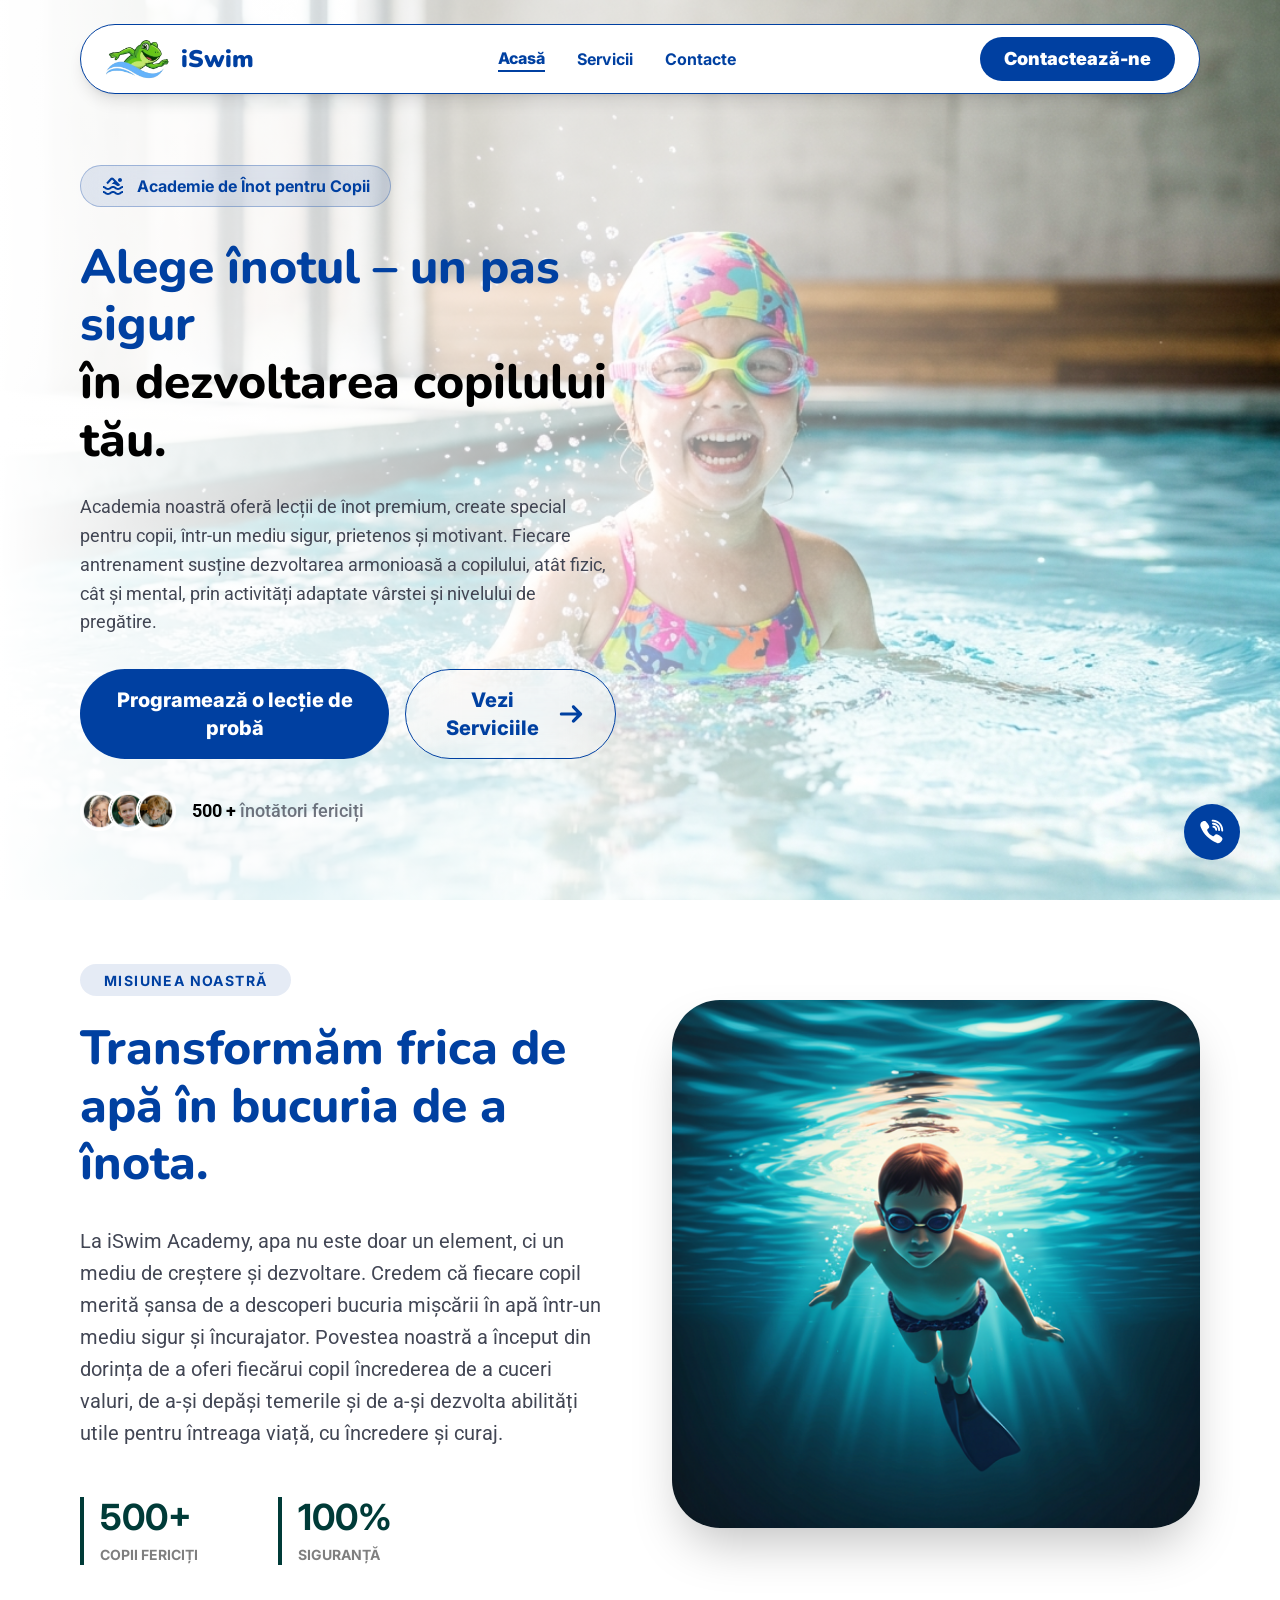
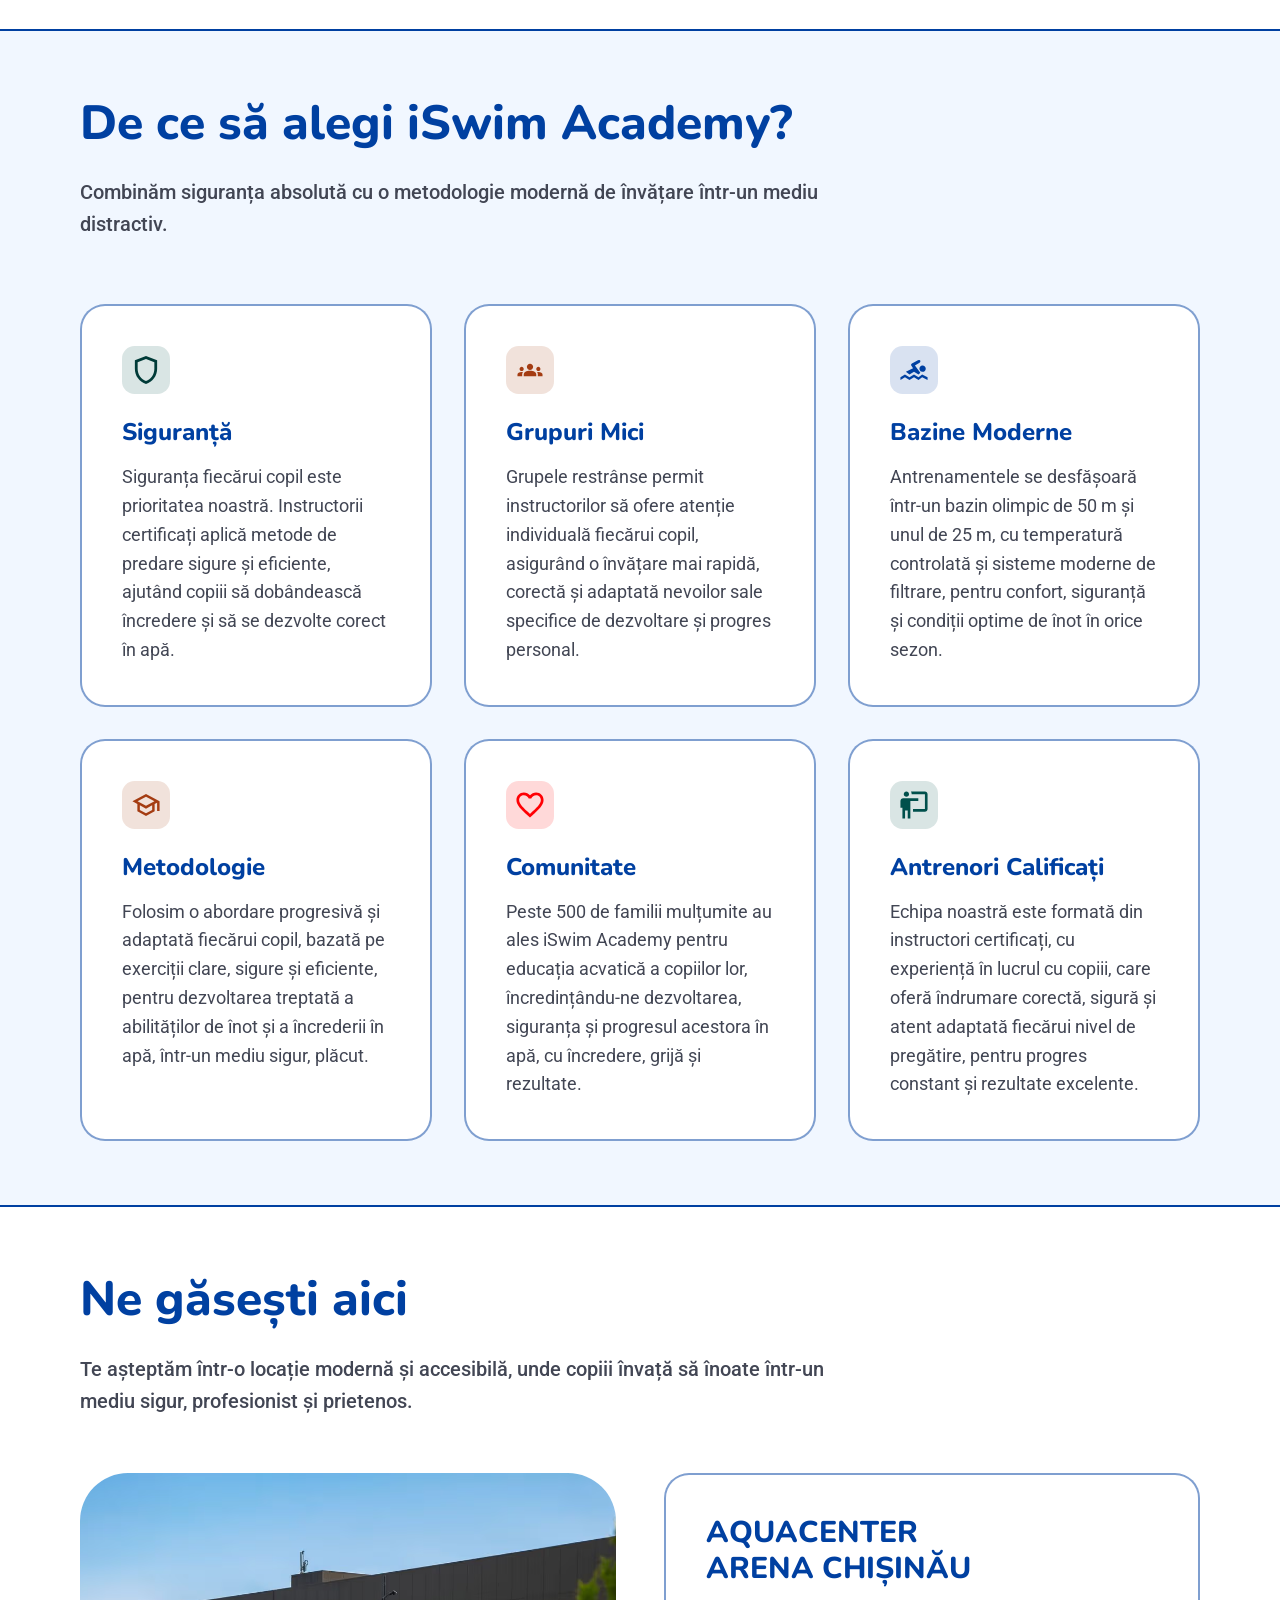
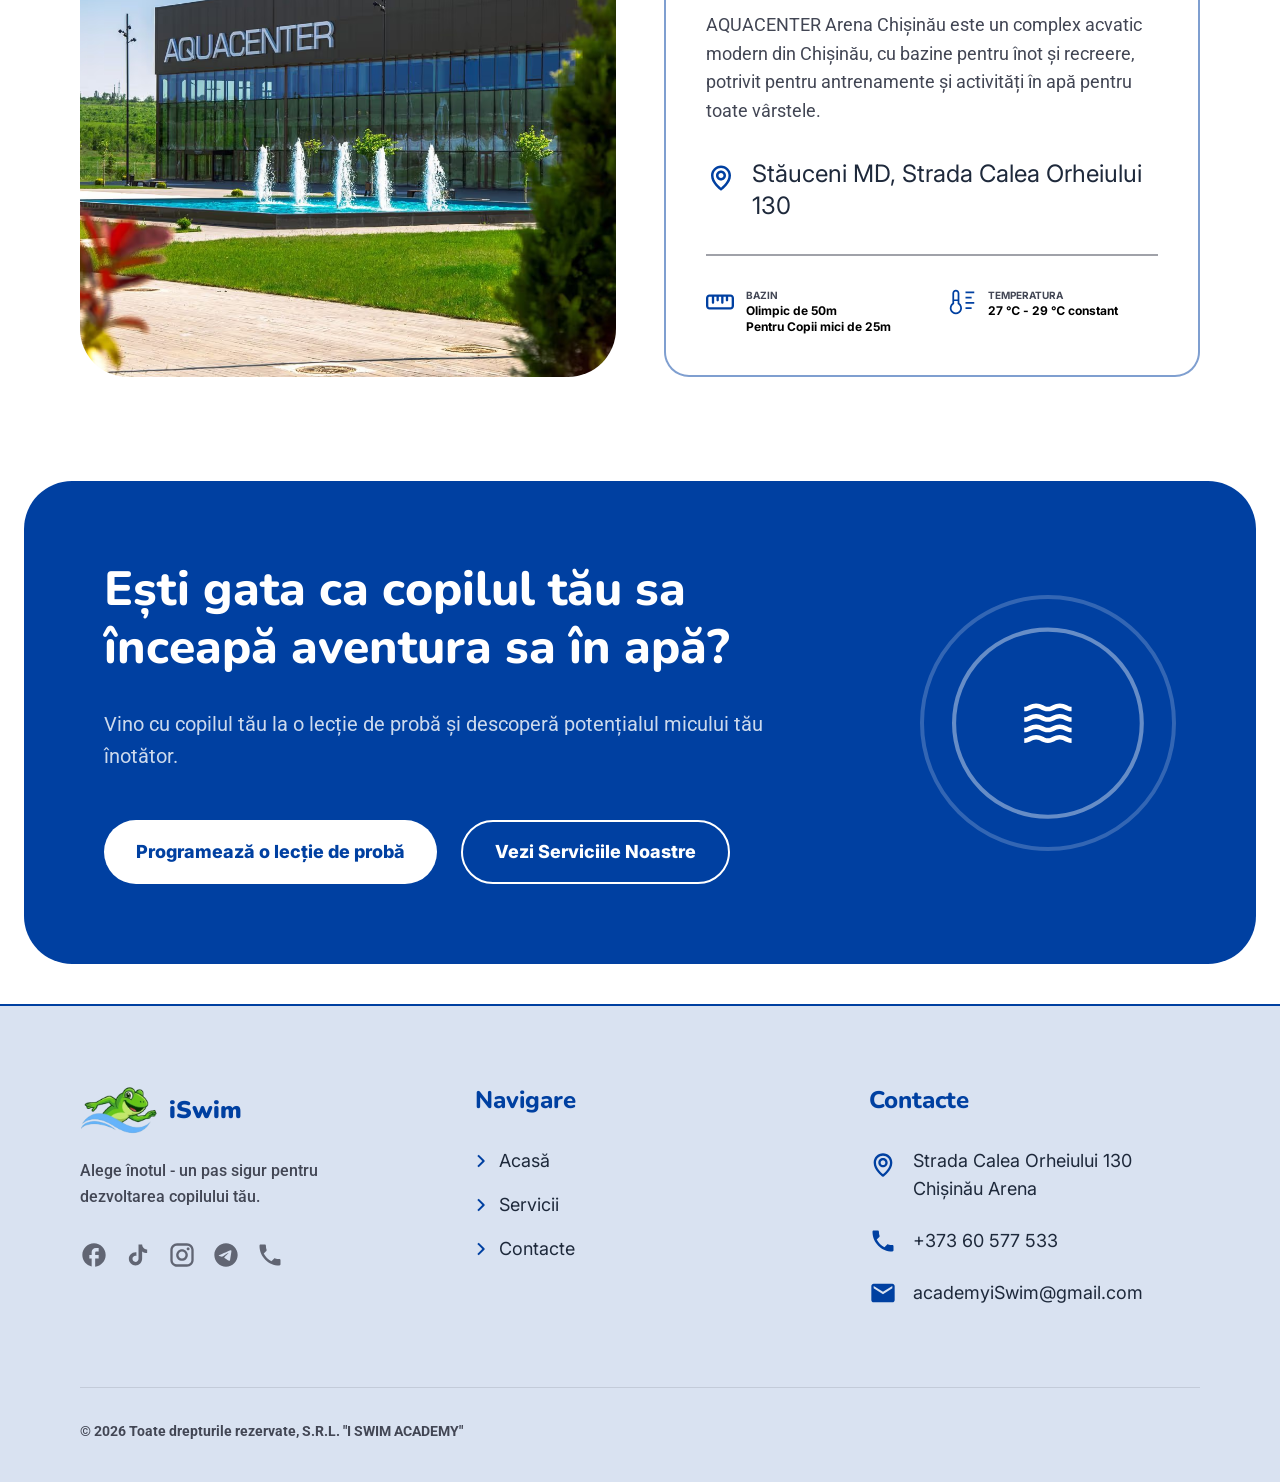
<file: index.html>
<!DOCTYPE html>
<html lang="ro" class="smooth-scroll">
  <head>
    <meta charset="UTF-8">
    <meta name="viewport" content="width=device-width, initial-scale=1.0">

    <title>iSwim Academy - Lecții de înot pentru copii</title>
    <meta name="description" content="iSwim Academy – academie de înot pentru copii în Chișinău. Instructori calificați, metode sigure și eficiente. Programează-ți lecția de probă chiar azi.">
    <meta name="keywords" content="iSwim School, iSwim Academy, școală de înot, academie de înot, lecții de înot, înot pentru copii, Chișinău, antrenori calificați, succes, progres">
    <meta name="author" content="S.R.L. I SWIM ACADEMY">

    <script src="Acasa/tailwindcss.js"></script>
    <script src="Acasa/iconify-icon.min.js"></script>

    <link rel="icon" type="image/png" href="Acasa/assets/logo.svg">

    <link href="https://fonts.googleapis.com/css2?family=Nunito:ital,wght@0,100;0,200;0,300;0,400;0,500;0,600;0,700;0,800;0,900;1,100;1,200;1,300;1,400;1,500;1,600;1,700;1,800;1,900&amp;display=swap" type="text/css" rel="stylesheet">
    <link href="https://fonts.googleapis.com/css2?family=Roboto:ital,wght@0,100;0,200;0,300;0,400;0,500;0,600;0,700;0,800;0,900;1,100;1,200;1,300;1,400;1,500;1,600;1,700;1,800;1,900&amp;display=swap" type="text/css" rel="stylesheet">
    <link href="https://fonts.googleapis.com/css2?family=Inter:ital,wght@0,100;0,200;0,300;0,400;0,500;0,600;0,700;0,800;0,900;1,100;1,200;1,300;1,400;1,500;1,600;1,700;1,800;1,900&amp;display=swap" type="text/css" rel="stylesheet">

    <style>
      html {
        -webkit-text-size-adjust: 100%;
        text-size-adjust: 100%;
      }

      body {
        font-family: "Inter", ui-sans-serif, system-ui, sans-serif;
        color: #1e293b;
        -webkit-font-smoothing: antialiased;
        -moz-osx-font-smoothing: grayscale;
        overflow-x: hidden;
      }

      h1, h2, h3, h4, h5, h6 {
        font-family: "Nunito", ui-sans-serif, system-ui, sans-serif;
        font-weight: 800;
        color: #0040A1;
        line-height: 1.2;
      }

      p {
        font-family: "Roboto", ui-sans-serif, system-ui, sans-serif;
        line-height: 1.6;
        color: #424654;
      }

      .glass-card {
        background: rgba(255, 255, 255, 0.4);
        backdrop-filter: blur(12px);
        border: 1px solid rgba(255, 255, 255, 0.3);
      }

      .btn-hover-effect {
        position: relative;
        overflow: hidden;
        transition: all 0.3s ease;
      }

      .btn-hover-effect:hover {
        transform: translateY(-2px);
        box-shadow: 0 10px 20px -10px rgba(0, 64, 161, 0.5);
      }

      .path-line {
        position: absolute;
        top: 50%;
        left: 0;
        width: 100%;
        height: 100px;
        z-index: -1;
        opacity: 0.6;
      }
    </style>
  </head>

  <body class="bg-white">
    <!-- Header -->
    <header class="absolute top-6 left-0 right-0 z-50 px-4 md:px-10 lg:px-20">

      <nav class="max-w-[1390px] mx-auto bg-white border border-[#0040A1] rounded-full px-6 py-3 flex items-center justify-between shadow-lg relative">

        <div class="flex items-center gap-3">
          <a href="index.html"><img src="Acasa/assets/logo.svg" alt="iSwim Logo" class="h-10 w-auto object-contain"></a>
          <a href="index.html"><span class="text-[#0040A1] font-[Nunito] text-2xl font-black">iSwim</span></a>
        </div>

        <div class="hidden md:flex items-center gap-8">
          <a href="index.html" class="text-[#0040A1] font-extrabold border-b-2 border-[#0040A1]">Acasă</a>
          <a href="servicii.html" class="text-[#0040A1] font-bold hover:opacity-70 transition-opacity">Servicii</a>
          <a href="contacte.html" class="text-[#0040A1] font-bold hover:opacity-70 transition-opacity">Contacte</a>
        </div>

        <button class="hidden md:block bg-[#0040A1] text-white px-6 py-2 rounded-full font-black text-lg btn-hover-effect">
          <a href="https://api.whatsapp.com/send/?phone=37360577533&text&type=phone_number&app_absent=0">Contactează-ne</a>
        </button>

        <!-- Buton hamburger, doar pe mobil -->
        <button id="menu-toggle" class="md:hidden flex flex-col justify-center items-center gap-1.5 w-10 h-10" aria-label="Deschide meniul">
          <span class="block w-6 h-0.5 bg-[#0040A1] transition-all duration-300" id="bar1"></span>
          <span class="block w-6 h-0.5 bg-[#0040A1] transition-all duration-300" id="bar2"></span>
          <span class="block w-6 h-0.5 bg-[#0040A1] transition-all duration-300" id="bar3"></span>
        </button>

        <!-- Meniu mobil (dropdown) -->
        <div id="mobile-menu" class="hidden md:hidden absolute top-full left-0 right-0 mt-3 bg-white border border-[#0040A1] rounded-3xl shadow-lg flex flex-col items-center gap-8 py-6">
          <a href="index.html" class="text-[#0040A1] font-extrabold border-b-2 border-[#0040A1]">Acasă</a>
          <a href="servicii.html" class="text-[#0040A1] font-bold">Servicii</a>
          <a href="contacte.html" class="text-[#0040A1] font-bold">Contacte</a>

          <button class="bg-[#0040A1] text-white px-6 py-2 rounded-full font-black text-lg btn-hover-effect">
            <a href="https://api.whatsapp.com/send/?phone=37360577533&text&type=phone_number&app_absent=0">Contactează-ne</a>
          </button>
        </div>
      </nav>
    </header>

    <script>

      const menuToggle = document.getElementById('menu-toggle');
      const mobileMenu = document.getElementById('mobile-menu');
      const bar1 = document.getElementById('bar1');
      const bar2 = document.getElementById('bar2');
      const bar3 = document.getElementById('bar3');

      menuToggle.addEventListener('click', () => {
        mobileMenu.classList.toggle('hidden');

        // animație simplă de transformare în X
        bar1.classList.toggle('rotate-45');
        bar1.classList.toggle('translate-y-2');
        bar2.classList.toggle('opacity-0');
        bar3.classList.toggle('-rotate-45');
        bar3.classList.toggle('-translate-y-2');
      });
    </script>

    <!-- Hero Section -->
    <section class="relative min-h-[100vh] flex items-center pt-24 md:pt-12 lg:pt-24 overflow-hidden">

      <!-- Background Image -->
      <div class="absolute inset-0 z-0">
        <img src="Acasa/assets/IMG_1.webp" alt="Hero Background" class="w-full h-full object-cover">
        <div class="absolute inset-0 bg-gradient-to-r from-white via-white/70 to-white/70 lg:from-white lg:via-white/60 lg:to-transparent"></div>
      </div>

      <div class="container mx-auto px-4 md:px-10 lg:px-20 relative z-10 grid lg:grid-cols-2 gap-12 items-center">

        <div class="max-w-3xl flex flex-col items-center text-center mx-auto -mt-0 lg:mt-0 lg:items-start lg:text-left lg:mx-0">

          <div class="inline-flex items-center gap-2 md:gap-3 bg-[#0040A1]/10 backdrop-blur-xl border border-[#0040A1]/30 px-4 py-2 md:px-5 md:py-2 rounded-full mb-6 lg:mb-8">
            <img src="Acasa/assets/IMG_5.svg" alt="Icon" class="w-4 h-4 md:w-6 md:h-6">
            <span class="text-[#0040A1] font-bold text-sm md:text-base">Academie de Înot pentru Copii</span>
          </div>

          <h1 class="text-2xl md:text-3xl lg:text-5xl mb-10 md:mb-14 lg:mb-6">
            <span class="text-[#0040A1]">Alege înotul – un pas sigur</span><br>
            <span class="text-black">în dezvoltarea copilului tău.</span>
          </h1>

          <p class="text-sm md:text-base lg:text-lg mb-8 max-w-[350px] md:max-w-xl lg:max-w-2xl mx-auto md:mx-0">
            Academia noastră oferă lecții de înot premium, create special pentru copii, într-un mediu sigur, prietenos și motivant.
            Fiecare antrenament susține dezvoltarea armonioasă a copilului, atât fizic, cât și mental, prin activități adaptate vârstei
            și nivelului de pregătire.
          </p>

          <div class="flex flex-col lg:flex-row justify-center lg:justify-start gap-4 mb-8">

            <button class="bg-[#0040A1] text-white px-7 py-4 md:px-8 md:py-4 rounded-full font-extrabold text-base md:text-xl btn-hover-effect w-full lg:w-auto">
              <a href="https://api.whatsapp.com/send/?phone=37360577533&text&type=phone_number&app_absent=0">Programează o lecție de probă</a>
            </button>

            <button class="bg-white/20 backdrop-blur-xl border border-[#0040A1] text-[#0040A1] px-7 py-3 md:px-8 md:py-4 rounded-full font-extrabold text-base md:text-xl btn-hover-effect w-full lg:w-auto">
              <a href="servicii.html" class="flex items-center justify-center gap-3">Vezi Serviciile
                <img src="Acasa/assets/IMG_6.svg" alt="Arrow" class="w-6 h-6">
              </a>
            </button>
          </div>

          <div class="flex items-center justify-center lg:justify-start gap-4 mb-10 md:mb-0">

            <div class="flex -space-x-3">
              <img src="Acasa/assets/IMG_7.webp" alt="User" class="w-8 h-8 md:w-10 md:h-10 rounded-full border-2 border-white">
              <img src="Acasa/assets/IMG_8.webp" alt="User" class="w-8 h-8 md:w-10 md:h-10 rounded-full border-2 border-white">
              <img src="Acasa/assets/IMG_9.webp" alt="User" class="w-8 h-8 md:w-10 md:h-10 rounded-full border-2 border-white">
            </div>

            <p class="text-base md:text-lg font-medium"><span class="text-black font-bold">500 +</span> <span class="opacity-75">înotători fericiți</span></p>
          </div>
        </div>

        <!-- Floating Cards (Desktop Only) -->
        <div class="hidden min-[1350px]:block relative h-[600px]">

          <!-- Card 1 -->
          <div class="glass-card absolute top-0 right-10 p-4 rounded-2xl flex items-center gap-4 w-64">

            <div class="w-11 h-11 bg-[#00504C]/20 rounded-full flex items-center justify-center">
              <img src="Acasa/assets/IMG_2.svg" alt="Icon" class="w-6 h-6">
            </div>

            <div>
              <div class="font-bold text-black">Instructori Certificați</div>
              <div class="text-[10px] font-bold text-[#424654] uppercase tracking-wider">CU EXPERIENȚĂ ÎN ÎNOT</div>
            </div>
          </div>

          <!-- Card 2 -->
          <div class="glass-card absolute top-1/3 left-50 p-4 rounded-2xl flex items-center gap-4 w-64">

            <div class="w-11 h-11 bg-[#0040A1]/20 rounded-full flex items-center justify-center">
              <img src="Acasa/assets/IMG_3.svg" alt="Icon" class="w-6 h-6">
            </div>

            <div>
              <div class="font-bold text-black">Bazine Moderne</div>
              <div class="text-[10px] font-bold text-[#424654] uppercase tracking-wider">CU LUNGIMI DE 25/50 METRI</div>
            </div>
          </div>

          <!-- Card 3 -->
          <div class="glass-card absolute bottom-10 right-20 p-4 rounded-2xl flex items-center gap-4 w-72">

            <div class="w-11 h-11 bg-[#FF6366]/20 rounded-full flex items-center justify-center">
              <img src="Acasa/assets/IMG_4.svg" alt="Icon" class="w-5 h-5">
            </div>

            <div>
              <div class="font-bold text-black">Preț Avantajos</div>
              <div class="text-[10px] font-bold text-[#424654] uppercase tracking-wider">CEL MAI MIC PREȚ DIN MOLDOVA</div>
            </div>
          </div>
        </div>
      </div>

      <!-- Floating Action Button -->
      <div class="absolute bottom-10 right-10 z-20 hidden md:block">

        <button class="w-14 h-14 bg-[#0040A1] rounded-full flex items-center justify-center shadow-2xl btn-hover-effect">
          <a href="https://api.whatsapp.com/send/?phone=37360577533&text&type=phone_number&app_absent=0"><img src="Acasa/assets/IMG_10.svg" alt="Chat" class="w-7 h-7"></a>
        </button>
      </div>
    </section>

    <!-- Mission Section -->
    <section class="py-16 md:py-16 bg-white">

      <div class="container mx-auto px-4 md:px-10 lg:px-20">

        <div class="grid lg:grid-cols-2 gap-16 items-center">

          <div class="text-center md:text-left">

            <div class="inline-block bg-[#0040A1]/10 px-3 py-0.5 md:px-6 md:py-1 rounded-full mb-6">
              <span class="text-[#0040A1] font-bold text-xs md:text-sm tracking-widest">MISIUNEA NOASTRĂ</span>
            </div>

            <h2 class="text-2xl md:text-5xl mb-8 leading-tight text-center md:text-left">
              Transformăm frica de apă
              <br class="md:hidden">
              în bucuria de a înota.
            </h2>

            <p class="text-sm md:text-xl mb-12 max-w-[350px] md:max-w-none mx-auto md:mx-0"> 
              La iSwim Academy, apa nu este doar un element, ci un mediu de creștere și dezvoltare. Credem că fiecare copil merită 
              șansa de a descoperi bucuria mișcării în apă într-un mediu sigur și încurajator. Povestea noastră a început din dorința 
              de a oferi fiecărui copil încrederea de a cuceri valuri, de a-și depăși temerile și de a-și dezvolta abilități utile 
              pentru întreaga viață, cu încredere și curaj.
            </p>
          
            <div class="flex gap-14 sm:gap-20 justify-center md:justify-start">

              <div class="border-l-4 border-[#003B38] pl-4 text-left">
                <div class="text-2xl md:text-4xl font-bold text-[#003B38]">500+</div>
                <div class="text-sm font-bold text-black/50 uppercase mt-1 md:mt-2">COPII FERICIȚI</div>
              </div>

              <div class="border-l-4 border-[#003B38] pl-4 text-left">
                <div class="text-2xl md:text-4xl font-bold text-[#003B38]">100%</div>
                <div class="text-sm font-bold text-black/50 uppercase mt-1 md:mt-2">SIGURANȚĂ</div>
              </div>
            </div>
          </div>

          <div class="relative">

            <div class="absolute -top-10 -left-10 w-full h-full bg-[#0056D2]/10 rounded-tl-[180px] rounded-tr-[370px] rounded-br-[400px] rounded-bl-[300px] -z-10"></div>

            <div class="rounded-[48px] overflow-hidden shadow-2xl">
              <img src="Acasa/assets/IMG_12.webp" alt="Child Swimming" class="w-full h-auto">
            </div>
          </div>
        </div>
      </div>
    </section>

    <!-- Roadmap Section -->
    <section class="hidden min-[1350px]:block py-16 border-t-2 border-[#0040A1]/50">

      <div class="container mx-auto px-6 text-center">

        <h2 class="text-5xl mb-4">Drumul tău spre performanță</h2>
        <p class="text-2xl font-medium text-[#424654] mb-20">Fiecare etapă este un pas către libertate deplină în apă.</p>

        <div class="relative">

          <!-- SVG Path for Desktop -->
          <svg class="hidden min-[1350px]:block absolute top-1/2 left-0 w-full h-32 -translate-y-1/2 z-0" viewBox="0 0 1200 120" fill="none">
            <path d="M0 60C150 60 150 10 300 10C450 10 450 110 600 110C750 110 750 10 900 10C1050 10 1050 60 1200 60" stroke="#0040A1" stroke-width="2" class="step-path" />
          </svg>

          <div class="grid md:grid-cols-4 gap-8 relative z-10">

            <!-- Step 1 -->
            <div class="flex flex-col items-center">

              <div class="mb-6">
                <h3 class="text-2xl mb-2">Acomodare</h3>
                <p class="text-sm">Împrietenirea cu apa și <br> controlul respirației.</p>
              </div>

              <div class="w-20 h-20 bg-white border-2 border-[#0040A1] rounded-full flex items-center justify-center shadow-lg">
                <img src="Acasa/assets/IMG_17.svg" class="w-10 h-10" alt="Step 1">
              </div>
            </div>

            <!-- Step 2 -->
            <div class="flex flex-col items-center md:mt-24">

              <div class="w-20 h-20 bg-white border-2 border-[#A43C12] rounded-full flex items-center justify-center shadow-lg mb-6">
                <img src="Acasa/assets/IMG_14.svg" class="w-10 h-10" alt="Step 2">
              </div>

              <div>
                <h3 class="text-2xl mb-2 text-[#A43C12]">Explorare</h3>
                <p class="text-sm">Plutire autonomă și primele <br> mișcări de propulsie.</p>
              </div>
            </div>

            <!-- Step 3 -->
            <div class="flex flex-col items-center">

              <div class="mb-6">
                <h3 class="text-2xl mb-2 text-[#00504C]">Tehnică</h3>
                <p class="text-sm">Perfecționarea stilurilor și <br> creșterea rezistenței.</p>
              </div>

              <div class="w-20 h-20 bg-white border-2 border-[#00504C] rounded-full flex items-center justify-center shadow-lg">
                <img src="Acasa/assets/IMG_18.svg" class="w-10 h-10" alt="Step 3">
              </div>
            </div>

            <!-- Step 4 -->
            <div class="flex flex-col items-center md:mt-24">

              <div class="w-20 h-20 bg-white border-2 border-[#0040A1] rounded-full flex items-center justify-center shadow-lg mb-6">
                <img src="Acasa/assets/IMG_13.svg" class="w-10 h-10" alt="Step 4">
              </div>

              <div>
                <h3 class="text-2xl mb-2">Performanță</h3>
                <p class="text-sm">Gata pentru competiții <br> sau aventuri oceanice.</p>
              </div>
            </div>
          </div>
        </div>
      </div>
    </section>

    <!-- Why Choose Us Section -->
    <section class="py-12 md:py-16 bg-[#B8D5FF]/20 border-y-2 border-[#0040A1]">

      <div class="container mx-auto px-4 md:px-10 lg:px-20">

        <div class="max-w-3xl mb-10 md:mb-16 mx-auto md:mx-0 text-center md:text-left">
          <h2 class="text-3xl md:text-5xl mb-6">
            De ce să alegi 
            <br class="md:hidden">
            iSwim Academy?
          </h2>
          <p class="text-base md:text-xl font-medium max-w-[350px] md:max-w-none mx-auto md:mx-0">Combinăm siguranța absolută cu o metodologie modernă de învățare într-un mediu distractiv.</p>
        </div>

        <div class="grid md:grid-cols-2 lg:grid-cols-3 gap-8">

          <!-- Feature 1 -->
          <div class="bg-white p-10 rounded-[25px] border-2 border-[#0040A1]/50">
            <img src="Acasa/assets/IMG_19.svg" alt="Icon" class="w-12 h-12 mb-6">
            <h3 class="text-2xl mb-4 text-black">Siguranță</h3>
            <p class="text-lg">Siguranța fiecărui copil este prioritatea noastră. Instructorii certificați aplică metode de predare sigure și eficiente, ajutând copiii să dobândească încredere și să se dezvolte corect în apă.</p>
          </div>

          <!-- Feature 2 -->
          <div class="bg-white p-10 rounded-[25px] border-2 border-[#0040A1]/50">
            <img src="Acasa/assets/IMG_20.svg" alt="Icon" class="w-12 h-12 mb-6">
            <h3 class="text-2xl mb-4 text-black">Grupuri Mici</h3>
            <p class="text-lg">Grupele restrânse permit instructorilor să ofere atenție individuală fiecărui copil, asigurând o învățare mai rapidă, corectă și adaptată nevoilor sale specifice de dezvoltare și progres personal.</p>
          </div>

          <!-- Feature 3 -->
          <div class="bg-white p-10 rounded-[25px] border-2 border-[#0040A1]/50">
            <img src="Acasa/assets/IMG_21.svg" alt="Icon" class="w-12 h-12 mb-6">
            <h3 class="text-2xl mb-4 text-black">Bazine Moderne</h3>
            <p class="text-lg">Antrenamentele se desfășoară într-un bazin olimpic de 50 m și unul de 25 m, cu temperatură controlată și sisteme moderne de filtrare, pentru confort, siguranță și condiții optime de înot în orice sezon.</p>
          </div>

          <!-- Feature 4 -->
          <div class="bg-white p-10 rounded-[25px] border-2 border-[#0040A1]/50">
            <img src="Acasa/assets/IMG_22.svg" alt="Icon" class="w-12 h-12 mb-6">
            <h3 class="text-2xl mb-4 text-black">Metodologie</h3>
            <p class="text-lg">Folosim o abordare progresivă și adaptată fiecărui copil, bazată pe exerciții clare, sigure și eficiente, pentru dezvoltarea treptată a abilităților de înot și a încrederii în apă, într-un mediu sigur, plăcut.</p>
          </div>

          <!-- Feature 5 -->
          <div class="bg-white p-10 rounded-[25px] border-2 border-[#0040A1]/50">
            <img src="Acasa/assets/IMG_23.svg" alt="Icon" class="w-12 h-12 mb-6">
            <h3 class="text-2xl mb-4 text-black">Comunitate</h3>
            <p class="text-lg">Peste 500 de familii mulțumite au ales iSwim Academy pentru educația acvatică a copiilor lor, încredințându-ne dezvoltarea, siguranța și progresul acestora în apă, cu încredere, grijă și rezultate.</p>
          </div>

          <!-- Feature 6 -->
          <div class="bg-white p-10 rounded-[25px] border-2 border-[#0040A1]/50">
            <img src="Acasa/assets/IMG_24.svg" alt="Icon" class="w-12 h-12 mb-6">
            <h3 class="text-2xl mb-4 text-black">Antrenori Calificați</h3>
            <p class="text-lg">Echipa noastră este formată din instructori certificați, cu experiență în lucrul cu copiii, care oferă îndrumare corectă, sigură și atent adaptată fiecărui nivel de pregătire, pentru progres constant și rezultate excelente.</p>
          </div>
        </div>
      </div>
    </section>

    <!-- Location Section -->
    <section class="mt-6 md:mt-0 py-6 md:py-16">

      <div class="container mx-auto px-4 md:px-10 lg:px-20">

        <div class="max-w-3xl mb-10 md:mb-14 mx-auto md:mx-0 text-center md:text-left">
          <h2 class="text-3xl md:text-5xl mb-6">Ne găsești aici</h2>
          <p class="text-base md:text-xl font-medium max-w-[350px] md:max-w-none mx-auto md:mx-0">Te așteptăm într-o locație modernă și accesibilă, unde copiii învață să înoate într-un mediu sigur, profesionist și prietenos.</p>
        </div>

        <div class="grid lg:grid-cols-2 gap-12 items-stretch">

          <div class="rounded-[48px] overflow-hidden">
            <a href="https://maps.app.goo.gl/hyubg8hZn2QpqkkD6"><img src="Acasa/assets/IMG_25.webp" alt="Arena Chisinau" class="w-full h-full object-cover"></a>
          </div>
        
          <div class="bg-white p-10 rounded-[25px] border-2 border-[#0040A1]/50 flex flex-col justify-between">

            <div>
              <h3 class="text-2xl md:text-3xl mb-6 mx-auto md:mx-0 text-center md:text-left">AQUACENTER<br>ARENA CHIȘINĂU</h3>
              <p class="text-lg mb-14 md:mb-8 mx-auto md:mx-0 text-center md:text-left max-w-[350px] md:max-w-none">AQUACENTER Arena Chișinău este un complex acvatic modern din Chișinău, cu bazine pentru înot și recreere, potrivit pentru antrenamente și activități în apă pentru toate vârstele.</p>
            
              <div class="flex items-start gap-4 mb-8">
                <a href="https://maps.app.goo.gl/hyubg8hZn2QpqkkD6"><img src="Acasa/assets/IMG_26.svg" alt="Location" class="w-8 h-8 mt-1"></a>
                <a href="https://maps.app.goo.gl/hyubg8hZn2QpqkkD6"><span class="text-2xl font-normal">Stăuceni MD, Strada Calea Orheiului 130</span></a>
              </div>
            </div>

            <div class="border-t-2 border-[#424654]/50 pt-8 grid grid-cols-2 gap-8">

              <div class="flex items-start gap-3">

                <img src="Acasa/assets/IMG_27.svg" alt="Pool" class="w-7 h-7">

                <div>
                  <div class="text-[10px] font-bold text-[#424654] uppercase">BAZIN</div>
                  <div class="text-xs font-bold text-black">Olimpic de 50m<br>Pentru Copii mici de 25m</div>
                </div>
              </div>

              <div class="flex items-start gap-3">

                <img src="Acasa/assets/IMG_28.svg" alt="Temp" class="w-7 h-7">

                <div>
                  <div class="text-[10px] font-bold text-[#424654] uppercase">TEMPERATURA</div>
                  <div class="text-xs font-bold text-black">27 ℃ - 29 ℃ constant</div>
                </div>
              </div>
            </div>
          </div>
        </div>
      </div>
    </section>

    <!-- CTA Section -->
    <section class="py-10">

      <div class="container mx-auto px-6">

        <div class="bg-[#0040A1] rounded-[48px] p-12 lg:p-20 relative overflow-hidden flex flex-col lg:flex-row items-center justify-between gap-12">

          <div class="max-w-2xl relative z-10">

            <h2 class="text-3xl md:text-4xl lg:text-5xl font-bold !text-white mt-1 md:mt-0 mb-8 leading-tight mx-auto md:mx-0 text-center md:text-left">
              Ești gata ca copilul tău sa înceapă aventura sa în apă?
            </h2>

            <p class="text-lg md:text-xl !text-white/80 mb-12 mx-auto md:mx-0 text-center md:text-left">
              Vino cu copilul tău la o lecție de probă și descoperă potențialul micului tău înotător.
            </p>

            <div class="flex flex-wrap gap-6">

              <button class="bg-white text-[#0040A1] px-8 py-4 rounded-full font-extrabold text-base md:text-lg btn-hover-effect w-83 md:flex-1 lg:flex-none lg:w-auto text-center mx-auto md:mx-0">
                <a href="https://api.whatsapp.com/send/?phone=37360577533&text&type=phone_number&app_absent=0">Programează 
                  <br class="hidden md:block lg:hidden">
                  o lecție de probă
                </a>
              </button>

              <button class="bg-transparent border-2 border-white text-white px-8 py-4 rounded-full font-extrabold text-lg btn-hover-effect w-83 md:flex-1 lg:flex-none lg:w-auto text-center mx-auto md:mx-0">
                <a href="servicii.html">Vezi Serviciile Noastre</a>
              </button>

            </div>
          </div>

          <div class="relative z-10">

            <div class="w-64 h-64 rounded-full border-4 border-white/20 flex items-center justify-center">
              <img src="Acasa/assets/IMG_29.svg" alt="Wave Icon" class="w-48 h-48">
            </div>
          </div>
        </div>
      </div>
    </section>

    <!-- Footer -->
    <footer class="bg-[#0040A1]/15 pt-10 md:pt-20 pb-10 border-t-2 border-[#0040A1]">

      <div class="container mx-auto px-6 lg:px-20">

        <div class="grid grid-cols-1 md:grid-cols-2 lg:grid-cols-3 gap-16 mb-20">

          <!-- Brand Column -->
          <div class="text-center md:text-left">

            <div class="flex items-center gap-3 mb-6 justify-center md:justify-start">
              <a href="index.html"><img src="Servicii/assets/logo.svg" alt="iSwim Logo" class="h-12 w-auto"></a>
              <a href="index.html"><span class="text-[#0040A1] font-[Nunito] text-2xl font-black">iSwim</span></a>
            </div>

            <p class="text-base font-medium text-[#19191F]/80 mb-8 max-w-xs mx-auto md:mx-0">
              Alege înotul - un pas sigur pentru dezvoltarea copilului tău.
            </p>

            <div class="flex gap-4 justify-center md:justify-start">
              <a href="https://www.facebook.com/iSwimSchooll/" class="hover:opacity-70 transition-soft"><img src="Servicii/assets/IMG_23.svg" alt="Social" class="w-7 h-7"></a>
              <a href="https://www.tiktok.com/@iswimschool" class="hover:opacity-70 transition-soft"><img src="Servicii/assets/IMG_24.svg" alt="Social" class="w-7 h-7"></a>
              <a href="https://www.instagram.com/iswim_school/" class="hover:opacity-70 transition-soft"><img src="Servicii/assets/IMG_25.svg" alt="Social" class="w-7 h-7"></a>
              <a href="https://t.me/iSwim_info" class="hover:opacity-70 transition-soft"><img src="Servicii/assets/IMG_26.svg" alt="Social" class="w-7 h-7"></a>
              <a href="https://api.whatsapp.com/send/?phone=37360577533&text&type=phone_number&app_absent=0" class="hover:opacity-70 transition-soft"><img src="Servicii/assets/IMG_27.svg" alt="Social" class="w-7 h-7"></a>
            </div>
          </div>

          <!-- Navigation Column -->
          <div class="text-center md:text-left">

            <h4 class="text-black text-2xl font-black mb-8">Navigare</h4>

            <ul class="space-y-4">

              <li class="flex items-center gap-3 justify-center md:justify-start">
                <img src="Servicii/assets/IMG_20.svg" alt="Arrow" class="w-3">
                <a href="index.html" class="text-lg hover:text-[#0040A1] transition-soft">Acasă</a>
              </li>

              <li class="flex items-center gap-3 justify-center md:justify-start">
                <img src="Servicii/assets/IMG_20.svg" alt="Arrow" class="w-3">
                <a href="servicii.html" class="text-lg hover:text-[#0040A1] transition-soft">Servicii</a>
              </li>

              <li class="flex items-center gap-3 justify-center md:justify-start">
                <img src="Servicii/assets/IMG_20.svg" alt="Arrow" class="w-3">
                <a href="contacte.html" class="text-lg hover:text-[#0040A1] transition-soft">Contacte</a>
              </li>

            </ul>
          </div>

          <!-- Contact Column -->
          <div class="text-center md:text-left">

            <h4 class="text-black text-2xl font-black mb-8">Contacte</h4>

            <ul class="space-y-6">

              <li class="flex items-start gap-4 justify-center md:justify-start">
                <a href="https://maps.app.goo.gl/hyubg8hZn2QpqkkD6"><img src="Servicii/assets/IMG_21.svg" alt="Location" class="w-7 mt-1"></a>
                <a href="https://maps.app.goo.gl/hyubg8hZn2QpqkkD6"><span class="text-lg">Strada Calea Orheiului 130<br>Chișinău Arena</span></a>
              </li>

              <li class="flex items-center gap-4 justify-center md:justify-start">
                <a href="https://api.whatsapp.com/send/?phone=37360577533&text&type=phone_number&app_absent=0"><img src="Servicii/assets/IMG_22.svg" alt="Phone" class="w-7"></a>
                <a href="https://api.whatsapp.com/send/?phone=37360577533&text&type=phone_number&app_absent=0"><span class="text-lg">+373 60 577 533</span></a>
              </li>

              <li class="flex items-center gap-4 justify-center md:justify-start">
                <a href="https://mail.google.com/mail/u/0/#inbox"><img src="Servicii/assets/IMG_28.svg" alt="Email" class="w-7"></a>
                <a href="https://mail.google.com/mail/u/0/#inbox"><span class="text-lg">academyiSwim@gmail.com</span></a>
              </li>

            </ul>
          </div>
        </div>

        <div class="pt-8 border-t border-black/10 text-center md:text-left">
          <p class="text-sm font-bold text-black/70">
            © 2026 Toate drepturile rezervate, S.R.L. "I SWIM ACADEMY"
          </p>
        </div>
      </div>
    </footer>
  </body>
</html>
</file>
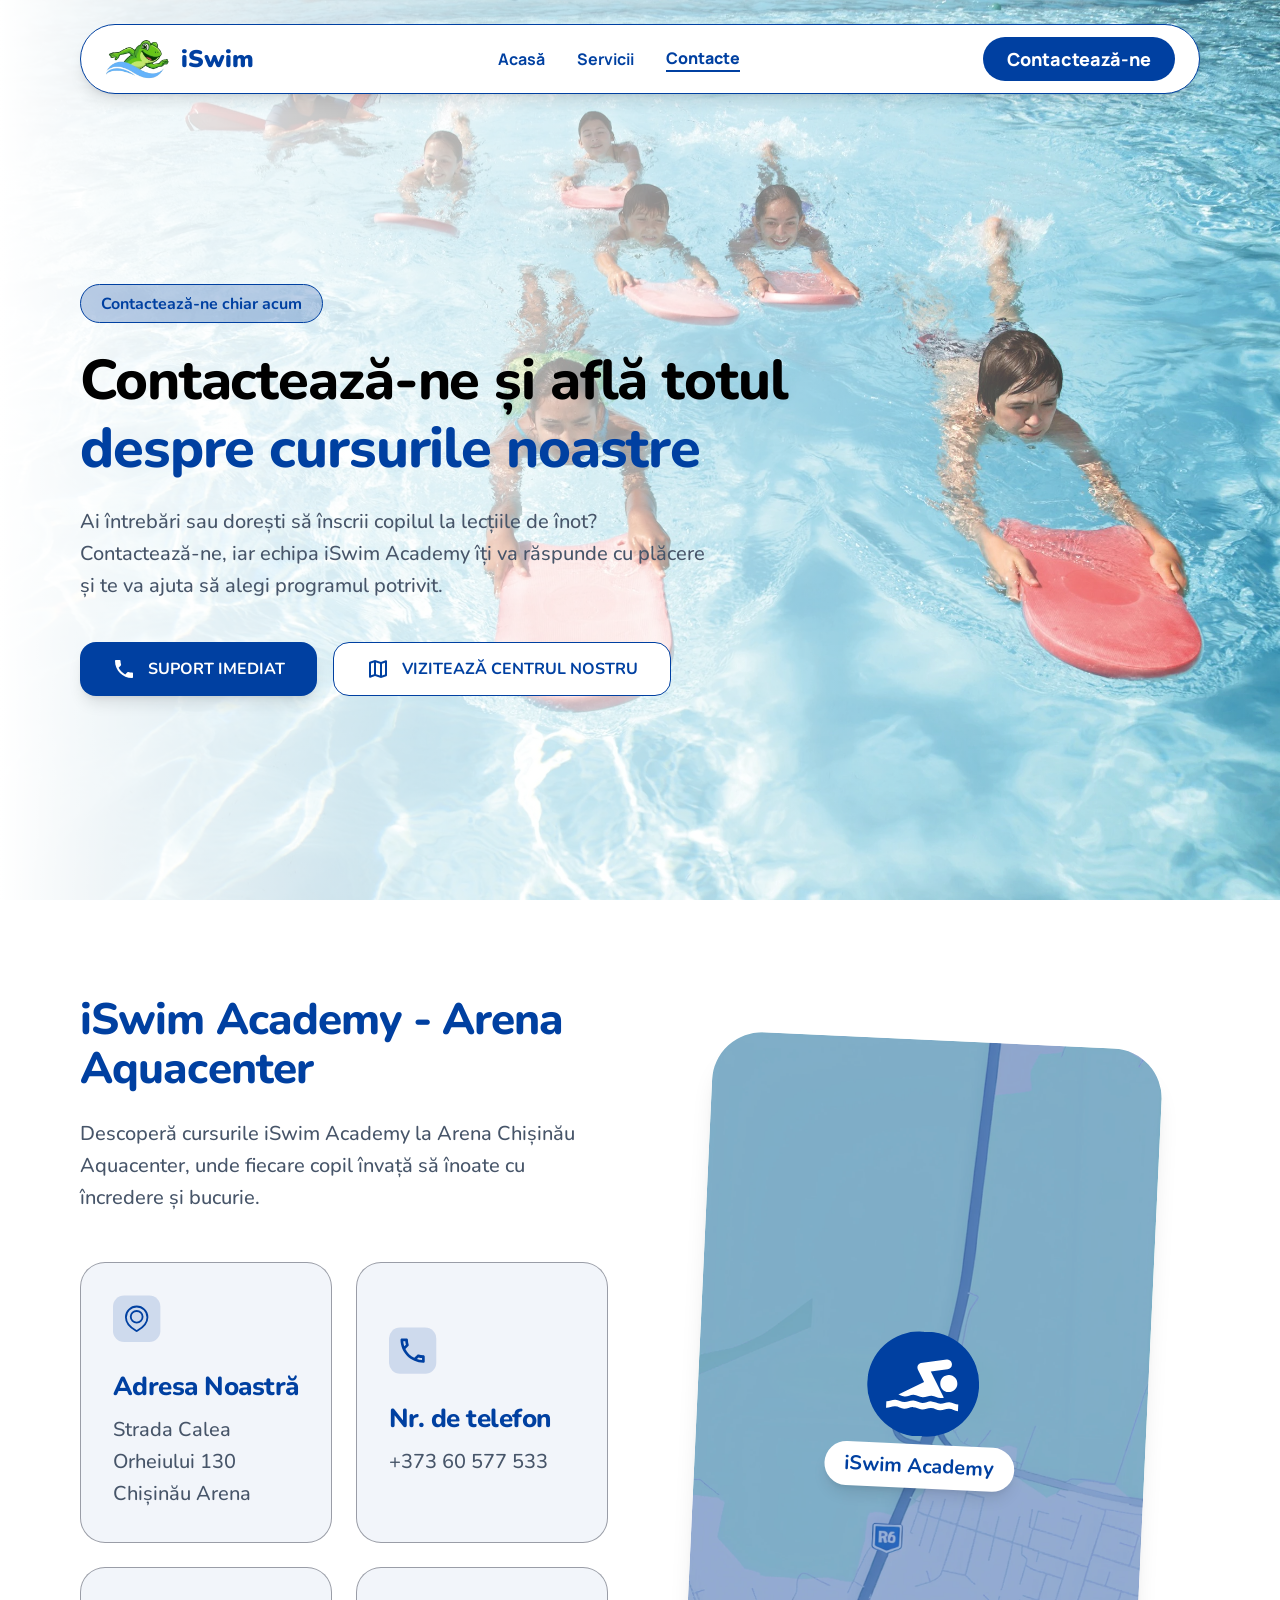
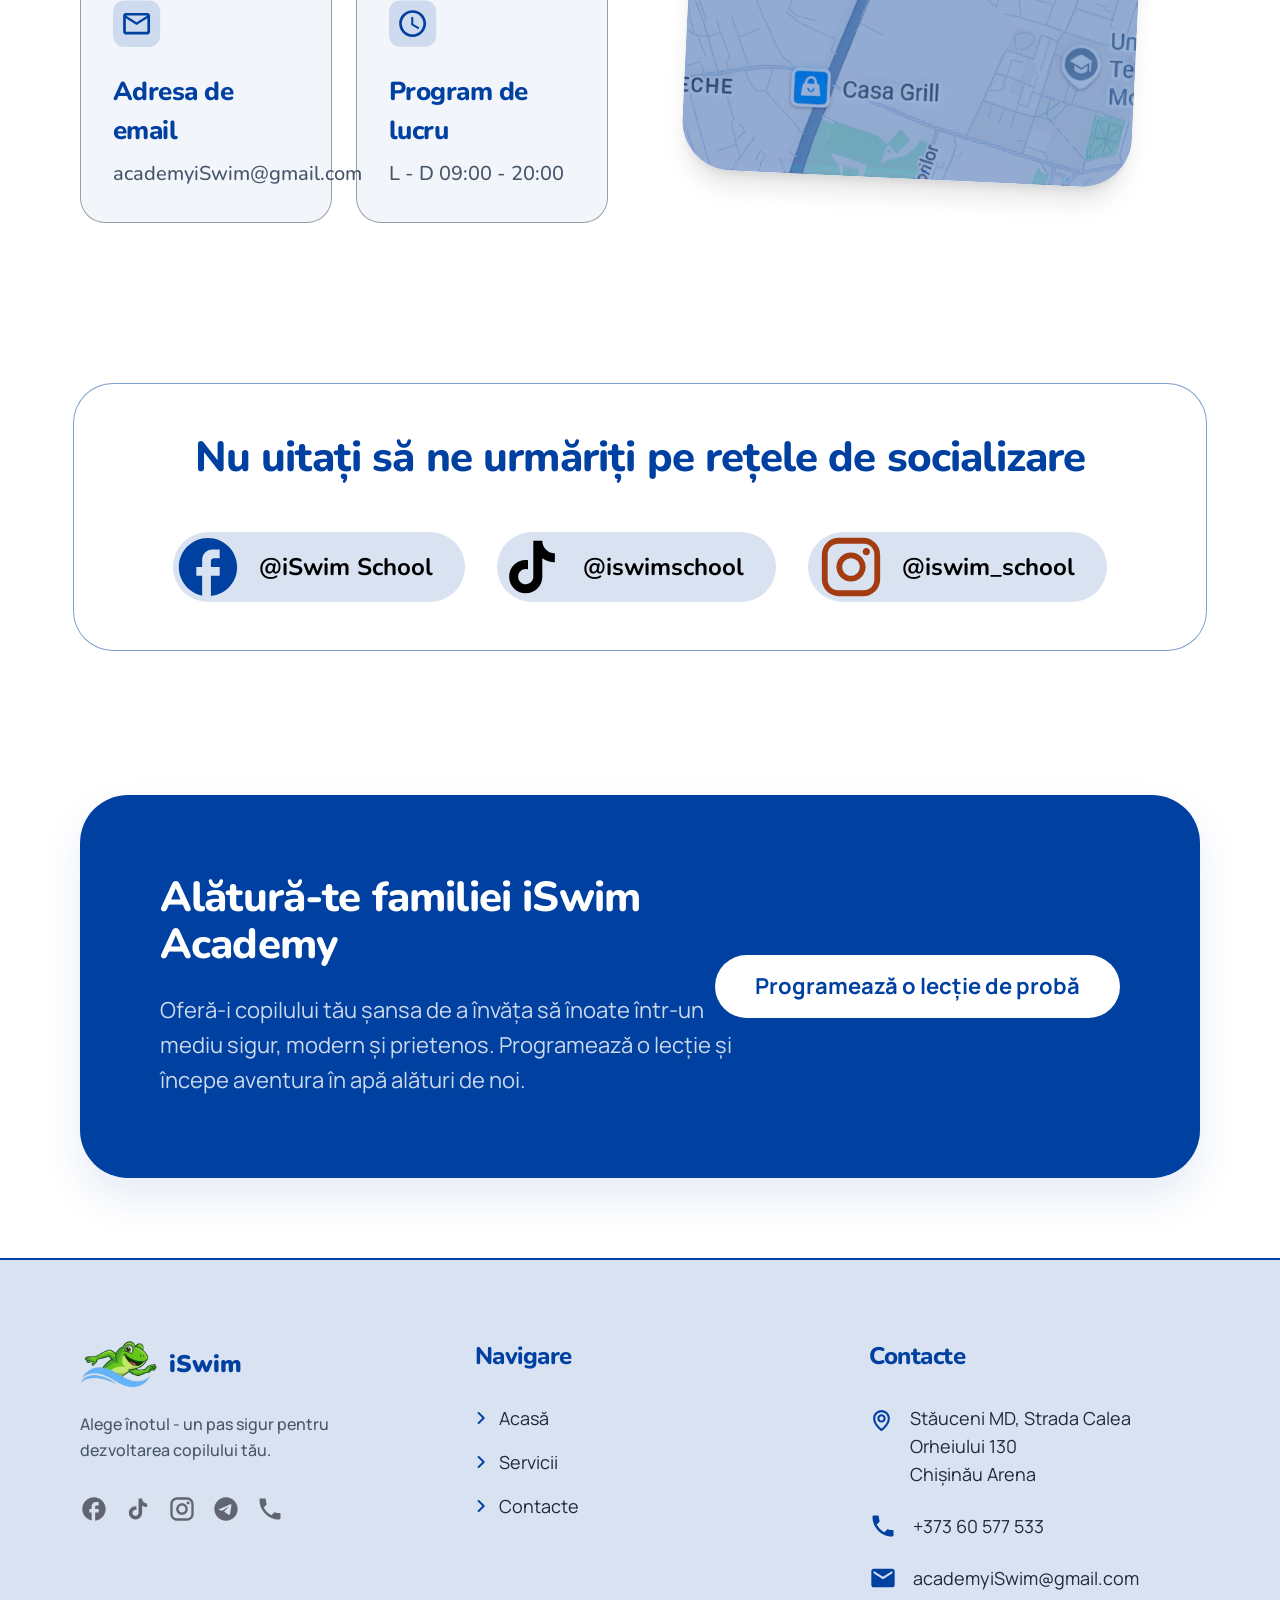
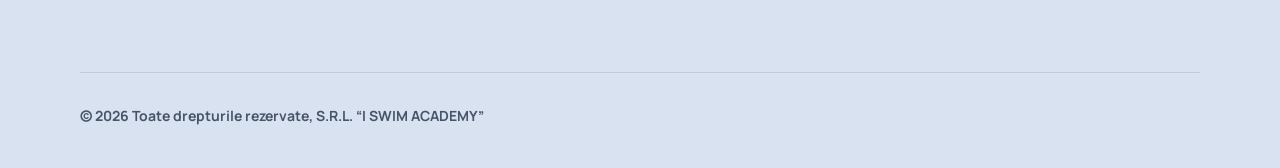
<file: contacte.html>
<!DOCTYPE html>
<html lang="ro">
<head>
  <meta charset="UTF-8">
  <meta name="viewport" content="width=device-width, initial-scale=1.0">
  <title>iSwim Academy - Contact</title>
  
  <!-- Tailwind CSS v4 -->
  <script src="Contacte/tailwindcss.js"></script>
  
  <!-- Iconify -->
  <script src="Contacte/iconify-icon.min.js"></script>
  
  <!-- Fonts -->
  <link href="https://fonts.googleapis.com/css2?family=Nunito:ital,wght@0,100;0,200;0,300;0,400;0,500;0,600;0,700;0,800;0,900;1,100;1,200;1,300;1,400;1,500;1,600;1,700;1,800;1,900&amp;display=swap" type="text/css" rel="stylesheet">
  <link href="https://fonts.googleapis.com/css2?family=Manrope:ital,wght@0,100;0,200;0,300;0,400;0,500;0,600;0,700;0,800;0,900;1,100;1,200;1,300;1,400;1,500;1,600;1,700;1,800;1,900&amp;display=swap" type="text/css" rel="stylesheet">
  <link href="https://fonts.googleapis.com/css2?family=Roboto:ital,wght@0,100;0,200;0,300;0,400;0,500;0,600;0,700;0,800;0,900;1,100;1,200;1,300;1,400;1,500;1,600;1,700;1,800;1,900&amp;display=swap" type="text/css" rel="stylesheet">
  <link href="https://fonts.googleapis.com/css2?family=Inter:ital,wght@0,100;0,200;0,300;0,400;0,500;0,600;0,700;0,800;0,900;1,100;1,200;1,300;1,400;1,500;1,600;1,700;1,800;1,900&amp;display=swap" type="text/css" rel="stylesheet">

  <style>
    body {
      font-family: "Manrope", "Inter", ui-sans-serif, system-ui, sans-serif;
      color: #1e293b;
      -webkit-font-smoothing: antialiased;
      -moz-osx-font-smoothing: grayscale;
      overflow-x: hidden;
    }

    h1, h2, h3, h4, h5, h6 {
      font-family: "Nunito", "Roboto", ui-sans-serif, system-ui, sans-serif;
      font-weight: 800;
      letter-spacing: -0.02em;
      color: #0040A1;
    }

    p {
      line-height: 1.6;
      color: #475569;
    }

    .text-balance {
      text-wrap: balance;
    }

    .glass-card {
      background: rgba(255, 255, 255, 0.8);
      backdrop-filter: blur(12px);
      -webkit-backdrop-filter: blur(12px);
      border: 1px solid rgba(255, 255, 255, 0.3);
    }

    .hero-gradient-overlay {
      background: linear-gradient(90deg, #FFFFFF 0%, rgba(255, 255, 255, 0.4) 70%, rgba(255, 255, 255, 0) 100%);
    }

    .transition-all-smooth {
      transition: all 0.3s cubic-bezier(0.4, 0, 0.2, 1);
    }

    ::-webkit-scrollbar {
      width: 8px;
    }
    ::-webkit-scrollbar-track {
      background: #f1f5f9;
    }
    ::-webkit-scrollbar-thumb {
      background: #0040A1;
      border-radius: 10px;
    }

    .blob-shape {
      border-radius: 190px 474px 222px 443px;
    }
    
    .blob-shape-rotated {
      border-radius: 190px 474px 222px 443px;
      transform: rotate(270deg);
    }
  </style>
</head>
<body class="bg-white">

  <!-- Header / Navigation -->
<header class="absolute top-6 left-0 right-0 z-50 px-4 md:px-10 lg:px-20">
  <nav class="max-w-[1390px] mx-auto bg-white border border-[#0040A1] rounded-full px-6 py-3 flex items-center justify-between shadow-lg relative">
    <div class="flex items-center gap-3">
      <a href="index.html"><img src="Acasa/assets/logo.svg" alt="iSwim Logo" class="h-10 w-auto object-contain"></a>
      <a href="index.html"><span class="text-[#0040A1] font-[Nunito] text-2xl font-black">iSwim</span></a>
    </div>

    <div class="hidden md:flex items-center gap-8">
      <a href="index.html" class="text-[#0040A1] font-bold hover:opacity-70 transition-opacity">Acasă</a>
      <a href="servicii.html" class="text-[#0040A1] font-bold hover:opacity-70 transition-opacity">Servicii</a>
      <a href="contacte.html" class="text-[#0040A1] font-extrabold border-b-2 border-[#0040A1]">Contacte</a>
    </div>

    <button class="hidden md:block bg-[#0040A1] text-white px-6 py-2 rounded-full font-black text-lg btn-hover-effect">
      <a href="https://api.whatsapp.com/send/?phone=37360577533&text&type=phone_number&app_absent=0">Contactează-ne</a>
    </button>

    <!-- Buton hamburger, doar pe mobil -->
    <button id="menu-toggle" class="md:hidden flex flex-col justify-center items-center gap-1.5 w-10 h-10" aria-label="Deschide meniul">
      <span class="block w-6 h-0.5 bg-[#0040A1] transition-all duration-300" id="bar1"></span>
      <span class="block w-6 h-0.5 bg-[#0040A1] transition-all duration-300" id="bar2"></span>
      <span class="block w-6 h-0.5 bg-[#0040A1] transition-all duration-300" id="bar3"></span>
    </button>

    <!-- Meniu mobil (dropdown) -->
    <div id="mobile-menu" class="hidden md:hidden absolute top-full left-0 right-0 mt-3 bg-white border border-[#0040A1] rounded-3xl shadow-lg flex flex-col items-center gap-8 py-6">
      <a href="index.html" class="text-[#0040A1] font-bold">Acasă</a>
      <a href="servicii.html" class="text-[#0040A1] font-bold">Servicii</a>
      <a href="contacte.html" class="text-[#0040A1] font-extrabold border-b-2 border-[#0040A1]">Contacte</a>
      <button class="bg-[#0040A1] text-white px-6 py-2 rounded-full font-black text-lg btn-hover-effect">
        <a href="https://api.whatsapp.com/send/?phone=37360577533&text&type=phone_number&app_absent=0">Contactează-ne</a>
      </button>
    </div>
  </nav>
</header>

<script>
  const menuToggle = document.getElementById('menu-toggle');
  const mobileMenu = document.getElementById('mobile-menu');
  const bar1 = document.getElementById('bar1');
  const bar2 = document.getElementById('bar2');
  const bar3 = document.getElementById('bar3');

  menuToggle.addEventListener('click', () => {
    mobileMenu.classList.toggle('hidden');

    // animație simplă de transformare în X
    bar1.classList.toggle('rotate-45');
    bar1.classList.toggle('translate-y-2');
    bar2.classList.toggle('opacity-0');
    bar3.classList.toggle('-rotate-45');
    bar3.classList.toggle('-translate-y-2');
  });
</script>

  <!-- Hero Section -->
  <section class="relative min-h-screen flex items-center pt-20 overflow-hidden">
    <!-- Hero Background -->
    <div class="absolute inset-0 z-0">
      <img src="Contacte/assets/IMG_1.webp" alt="Swimming Pool" class="w-full h-full object-cover">
      <div class="absolute inset-0 hero-gradient-overlay"></div>
    </div>

    <div class="container mx-auto px-6 lg:px-20 relative z-10">
      <div class="max-w-3xl">
        <div class="inline-block px-5 py-1.5 bg-[#0040A1]/25 border border-[#0040A1] rounded-full mb-6">
          <span class="text-[#0040A1] font-[Nunito] font-bold text-sm md:text-base">Contactează-ne chiar acum</span>
        </div>
        
        <h1 class="text-4xl md:text-5xl lg:text-[56px] leading-tight md:leading-[1.2] mb-6">
          <span class="text-black">Contactează-ne și află totul</span><br>
          <span class="text-[#0040A1]">despre cursurile noastre</span>
        </h1>
        
        <p class="text-black font-[Nunito] font-medium text-lg md:text-xl mb-10 max-w-2xl">
          Ai întrebări sau dorești să înscrii copilul la lecțiile de înot?<br class="hidden md:block">
          Contactează-ne, iar echipa iSwim Academy îți va răspunde cu plăcere<br class="hidden md:block">
          și te va ajuta să alegi programul potrivit.
        </p>

        <div class="flex flex-col sm:flex-row gap-4">
          <button class="flex items-center justify-center gap-3 bg-[#0040A1] text-white px-8 py-3.5 rounded-2xl font-[Nunito] font-bold hover:bg-blue-800 transition-all shadow-lg">
            <a href="https://api.whatsapp.com/send/?phone=37360577533&text&type=phone_number&app_absent=0"><img src="Contacte/assets/IMG_2.svg" alt="Support" class="w-6 h-6"></a>
            <a href="https://api.whatsapp.com/send/?phone=37360577533&text&type=phone_number&app_absent=0"><span>SUPORT IMEDIAT</span></a>
          </button>
          <button class="flex items-center justify-center gap-3 bg-white text-[#0040A1] border border-[#0040A1] px-8 py-3.5 rounded-2xl font-[Nunito] font-bold hover:bg-blue-50 transition-all">
            <a href="https://maps.app.goo.gl/hyubg8hZn2QpqkkD6"><img src="Contacte/assets/IMG_3.svg" alt="Visit" class="w-6 h-6"></a>
            <a href="https://maps.app.goo.gl/hyubg8hZn2QpqkkD6"><span>VIZITEAZĂ CENTRUL NOSTRU</span></a>
          </button>
        </div>
      </div>
    </div>
  </section>

  <!-- Contact Info Section -->
  <section class="py-24 px-4 md:px-10 lg:px-20">
    <div class="max-w-[1390px] mx-auto grid grid-cols-1 lg:grid-cols-2 gap-16 items-center">
      
      <!-- Info Cards -->
      <div>
        <h2 class="text-4xl lg:text-[44px] mb-6">iSwim Academy - Arena Aquacenter</h2>
        <p class="text-[#424654] font-[Nunito] text-xl font-medium mb-12">
          Descoperă cursurile iSwim Academy la Arena Chișinău Aquacenter, unde fiecare copil învață să înoate cu încredere și bucurie.
        </p>

        <div class="grid grid-cols-1 sm:grid-cols-2 gap-6">
          <!-- Card 1 -->
          <div class="bg-[#0040A1]/5 border border-[#424654]/50 rounded-[25px] p-8">
            <a href="https://maps.app.goo.gl/hyubg8hZn2QpqkkD6">
            <img src="Contacte/assets/IMG_7.svg" alt="Address" class="w-12 h-12 mb-6">
            <h3 class="text-[26px] mb-2">Adresa Noastră</h3>
            <p class="text-black font-[Nunito] text-xl font-medium">Strada Calea Orheiului 130 Chișinău Arena</p>
            </a>
          </div>
          <!-- Card 2 -->
          <div class="bg-[#0040A1]/5 border border-[#424654]/50 rounded-[25px] p-8 flex items-center">
            <a href="https://api.whatsapp.com/send/?phone=37360577533&text&type=phone_number&app_absent=0">
            <img src="Contacte/assets/IMG_8.svg" alt="Phone" class="w-12 h-12 mb-6">
            <h3 class="text-[26px] mb-2">Nr. de telefon</h3>
            <p class="text-black font-[Nunito] text-xl font-medium">+373 60 577 533</p>
            </a>
          </div>
          <!-- Card 3 -->
          <div class="bg-[#0040A1]/5 border border-[#424654]/50 rounded-[25px] p-8">
            <a href="https://mail.google.com/mail/u/0/#inbox">
            <img src="Contacte/assets/IMG_9.svg" alt="Email" class="w-12 h-12 mb-6">
            <h3 class="text-[26px] mb-2">Adresa de email</h3>
            <p class="text-black font-[Nunito] text-xl font-medium">academyiSwim@gmail.com</p>
            </a>
          </div>
          <!-- Card 4 -->
          <div class="bg-[#0040A1]/5 border border-[#424654]/50 rounded-[25px] p-8">
            <img src="Contacte/assets/IMG_10.svg" alt="Hours" class="w-12 h-12 mb-6">
            <h3 class="text-[26px] mb-2">Program de lucru</h3>
            <p class="text-black font-[Nunito] text-xl font-medium">L - D 09:00 - 20:00</p>
          </div>
        </div>
      </div>

      <!-- Map Illustration -->
      <div class="relative flex justify-center lg:justify-end">
        <div class="relative w-full max-w-[450px] lg:right-[10%]">
          <div class="relative rounded-[50px] overflow-hidden rotate-[2.66deg] shadow-xl">
            <img src="Contacte/assets/IMG_5.webp" alt="Map" class="w-full h-auto">
            <div class="absolute inset-0 bg-[#0040A1]/40"></div>
            
            <!-- Map Pin -->
            <a href="https://maps.app.goo.gl/hyubg8hZn2QpqkkD6">
            <div class="absolute top-1/2 left-1/2 -translate-x-1/2 -translate-y-1/2 flex flex-col items-center">
              <img src="Contacte/assets/IMG_6.svg" alt="Pin" class="w-28 h-auto mb-2">
              <div class="bg-white px-5 py-2 rounded-full shadow-lg">
                <span class="text-[#0040A1] font-[Nunito] font-bold text-xl">iSwim Academy</span>
              </div>
            </div>
            </a>
          </div>
        </div>
      </div>
    </div>
  </section>

  <!-- Social Media Section -->
  <section class="py-16 px-4">
    <div class="max-w-[1134px] mx-auto bg-white border border-[#0040A1]/50 rounded-[40px] p-12 text-center">
      <h2 class="text-3xl md:text-[42px] leading-tight mb-12">Nu uitați să ne urmăriți pe rețele de socializare</h2>
      
      <div class="flex flex-wrap justify-center gap-8">
        <a href="https://www.facebook.com/iSwimSchooll/" class="flex items-center gap-4 bg-[#0040A1]/15 rounded-full pr-8 hover:bg-[#0040A1]/25">
          <img src="Contacte/assets/IMG_11.svg" alt="Facebook" class="w-[70px] h-[70px]">
          <span class="text-black font-[Nunito] text-2xl font-bold">@iSwim School</span>
        </a>
        <a href="https://www.tiktok.com/@iswimschool" class="flex items-center gap-4 bg-[#0040A1]/15 rounded-full pr-8 hover:bg-[#0040A1]/25">
          <img src="Contacte/assets/IMG_12.svg" alt="TikTok" class="w-[70px] h-[70px]">
          <span class="text-black font-[Nunito] text-2xl font-bold">@iswimschool</span>
        </a>
        <a href="https://www.instagram.com/iswim_school/" class="flex items-center gap-4 bg-[#0040A1]/15 rounded-full pr-8 hover:bg-[#0040A1]/25">
          <img src="Contacte/assets/IMG_13.svg" alt="Instagram" class="w-[70px] h-[70px] ml-2">
          <span class="text-black font-[Nunito] text-2xl font-bold">@iswim_school</span>
        </a>
      </div>
    </div>
  </section>

  <!-- CTA Section -->
  <section class="py-20">
    <div class="container mx-auto px-6 lg:px-20">
      <div class="bg-[#0040A1] rounded-[48px] p-12 lg:p-20 flex flex-col lg:flex-row items-center justify-between gap-10 shadow-[0px_20px_40px_0px_rgba(0,64,161,0.1)]">
        <div class="lg:w-2/3">
          <h2 class="!text-white font-[Manrope] text-4xl lg:text-[42px] font-semibold mb-6">Alătură-te familiei iSwim Academy</h2>
          <p class="!text-white/80 font-[Manrope] text-xl lg:text-[22px] max-w-2xl">
            Oferă-i copilului tău șansa de a învăța să înoate într-un mediu sigur, modern și prietenos. Programează o lecție și începe aventura în apă alături de noi.
          </p>
        </div>
        <div class="lg:w-1/3 flex justify-center lg:justify-end">
          <button class="bg-white text-[#0040A1] font-[Manrope] text-xl lg:text-[22px] font-bold px-10 py-4 rounded-full hover:bg-blue-50 transition-all whitespace-nowrap">
            <a href="https://api.whatsapp.com/send/?phone=37360577533&text&type=phone_number&app_absent=0">Programează o lecție de probă</a>
          </button>
        </div>
      </div>
    </div>
  </section>
  
  <!-- Footer -->
  <footer class="bg-[#0040A1]/15 pt-20 pb-10 border-t-2 border-[#0040A1]">
    <div class="container mx-auto px-6 lg:px-20">
      <div class="grid grid-cols-1 md:grid-cols-2 lg:grid-cols-3 gap-16 mb-20">
        <!-- Brand Column -->
        <div>
          <div class="flex items-center gap-3 mb-6">
            <a href="index.html"><img src="Servicii/assets/logo.svg" alt="iSwim Logo" class="h-12 w-auto"></a>
            <a href="index.html"><span class="text-[#0040A1] font-[Nunito] text-2xl font-black">iSwim</span></a>
          </div>
          <p class="text-base font-medium text-[#19191F]/80 mb-8 max-w-xs">
            Alege înotul - un pas sigur pentru dezvoltarea copilului tău.
          </p>
          <div class="flex gap-4">
            <a href="https://www.facebook.com/iSwimSchooll/" class="hover:opacity-70 transition-soft"><img src="Servicii/assets/IMG_23.svg" alt="Social" class="w-7 h-7"></a>
            <a href="https://www.tiktok.com/@iswimschool" class="hover:opacity-70 transition-soft"><img src="Servicii/assets/IMG_24.svg" alt="Social" class="w-7 h-7"></a>
            <a href="https://www.instagram.com/iswim_school/" class="hover:opacity-70 transition-soft"><img src="Servicii/assets/IMG_25.svg" alt="Social" class="w-7 h-7"></a>
            <a href="https://t.me/iSwim_info" class="hover:opacity-70 transition-soft"><img src="Servicii/assets/IMG_26.svg" alt="Social" class="w-7 h-7"></a>
            <a href="https://api.whatsapp.com/send/?phone=37360577533&text&type=phone_number&app_absent=0" class="hover:opacity-70 transition-soft"><img src="Servicii/assets/IMG_27.svg" alt="Social" class="w-7 h-7"></a>
          </div>
        </div>

        <!-- Navigation Column -->
        <div>
          <h4 class="text-black text-2xl font-black mb-8">Navigare</h4>
          <ul class="space-y-4">
            <li class="flex items-center gap-3">
              <img src="Servicii/assets/IMG_20.svg" alt="Arrow" class="w-3">
              <a href="index.html" class="text-lg hover:text-[#0040A1] transition-soft">Acasă</a>
            </li>
            <li class="flex items-center gap-3">
              <img src="Servicii/assets/IMG_20.svg" alt="Arrow" class="w-3">
              <a href="servicii.html" class="text-lg hover:text-[#0040A1] transition-soft">Servicii</a>
            </li>
            <li class="flex items-center gap-3">
              <img src="Servicii/assets/IMG_20.svg" alt="Arrow" class="w-3">
              <a href="contacte.html" class="text-lg hover:text-[#0040A1] transition-soft">Contacte</a>
            </li>
          </ul>
        </div>

        <!-- Contact Column -->
        <div>
          <h4 class="text-black text-2xl font-black mb-8">Contacte</h4>
          <ul class="space-y-6">
            <li class="flex items-start gap-4">
              <a href="https://maps.app.goo.gl/hyubg8hZn2QpqkkD6"><img src="Servicii/assets/IMG_21.svg" alt="Location" class="w-7 mt-1"></a>
              <a href="https://maps.app.goo.gl/hyubg8hZn2QpqkkD6"><span class="text-lg">Stăuceni MD, Strada Calea Orheiului 130<br>Chișinău Arena</span></a>
            </li>
            <li class="flex items-center gap-4">
              <a href="https://api.whatsapp.com/send/?phone=37360577533&text&type=phone_number&app_absent=0"><img src="Servicii/assets/IMG_22.svg" alt="Phone" class="w-7"></a>
              <a href="https://api.whatsapp.com/send/?phone=37360577533&text&type=phone_number&app_absent=0"><span class="text-lg">+373 60 577 533</span></a>
            </li>
            <li class="flex items-center gap-4">
              <a href="https://mail.google.com/mail/u/0/#inbox"><img src="Servicii/assets/IMG_28.svg" alt="Email" class="w-7"></a>
              <a href="https://mail.google.com/mail/u/0/#inbox"><span class="text-lg">academyiSwim@gmail.com</span></a>
            </li>
          </ul>
        </div>
      </div>

      <div class="pt-8 border-t border-black/10">
        <p class="text-sm font-bold text-black/70">
          © 2026 Toate drepturile rezervate, S.R.L. “I SWIM ACADEMY”
        </p>
      </div>
    </div>
  </footer>

</body>
</html>
</file>
